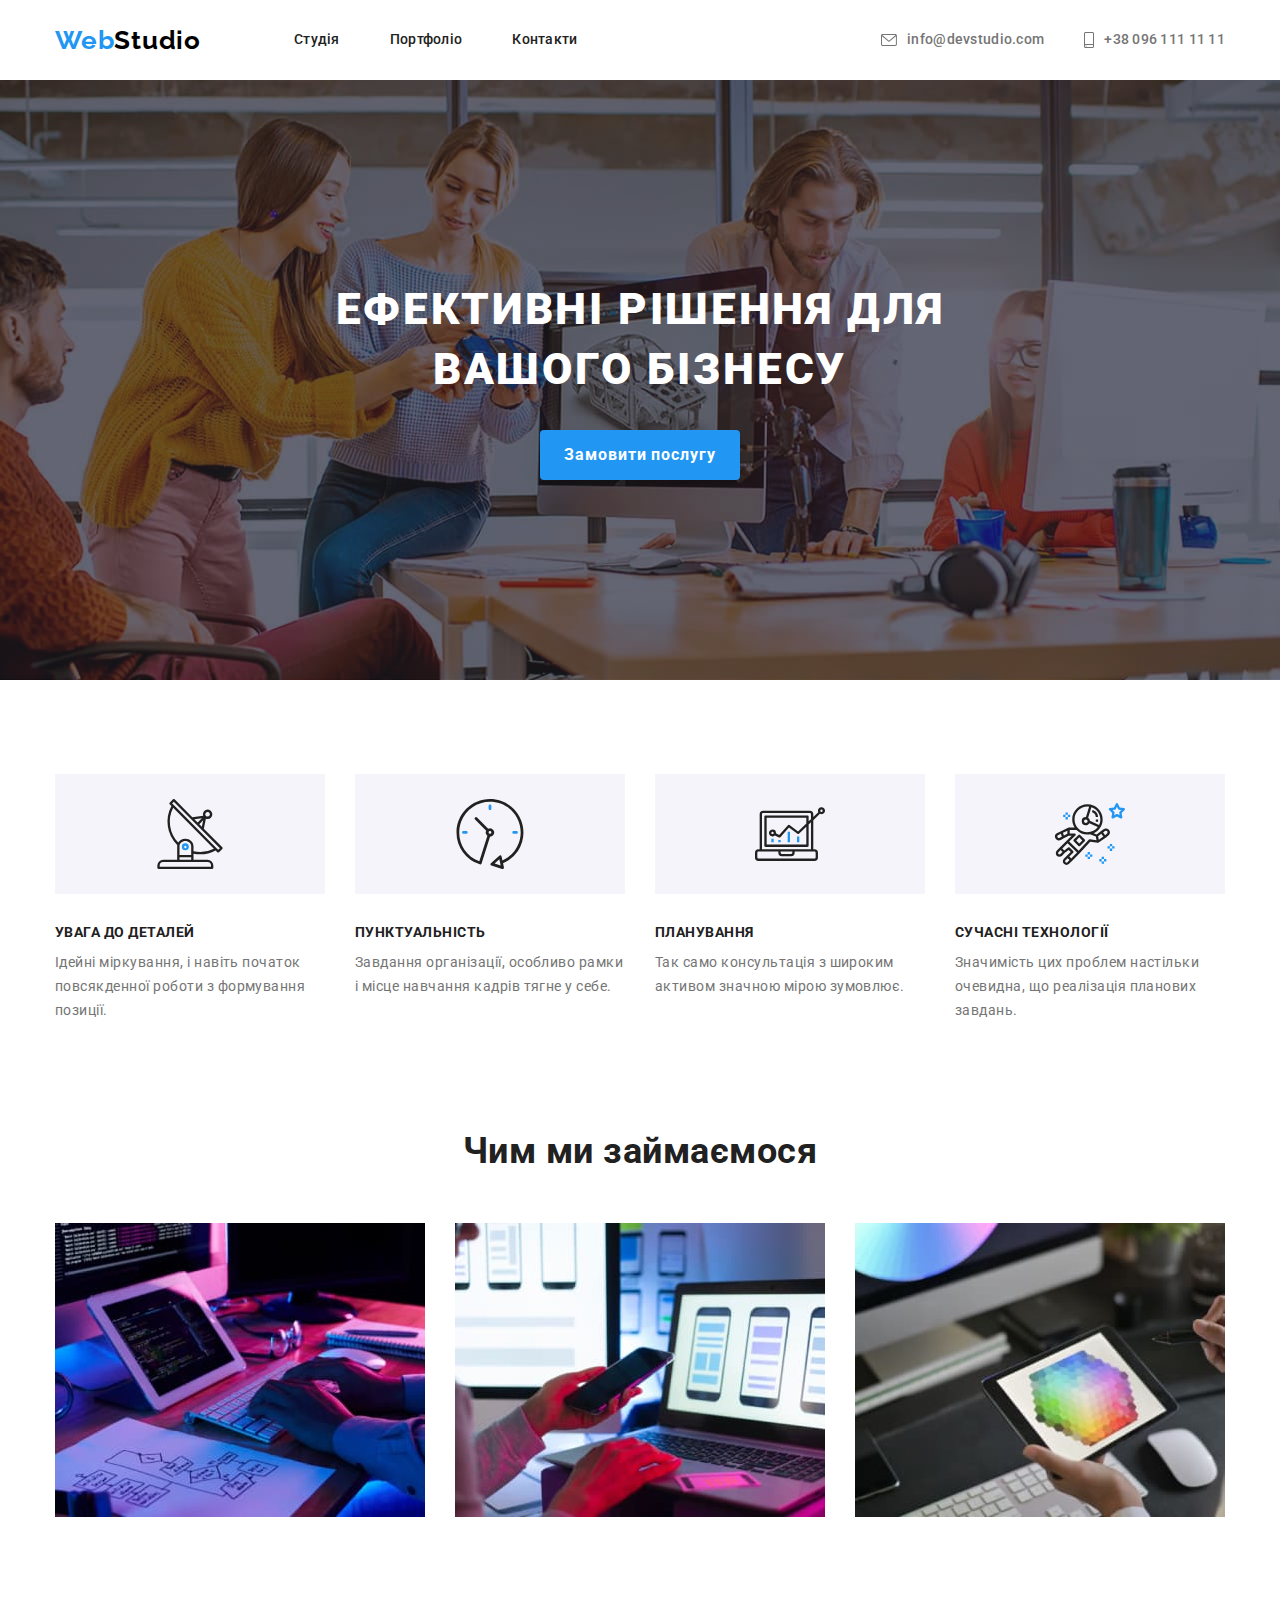
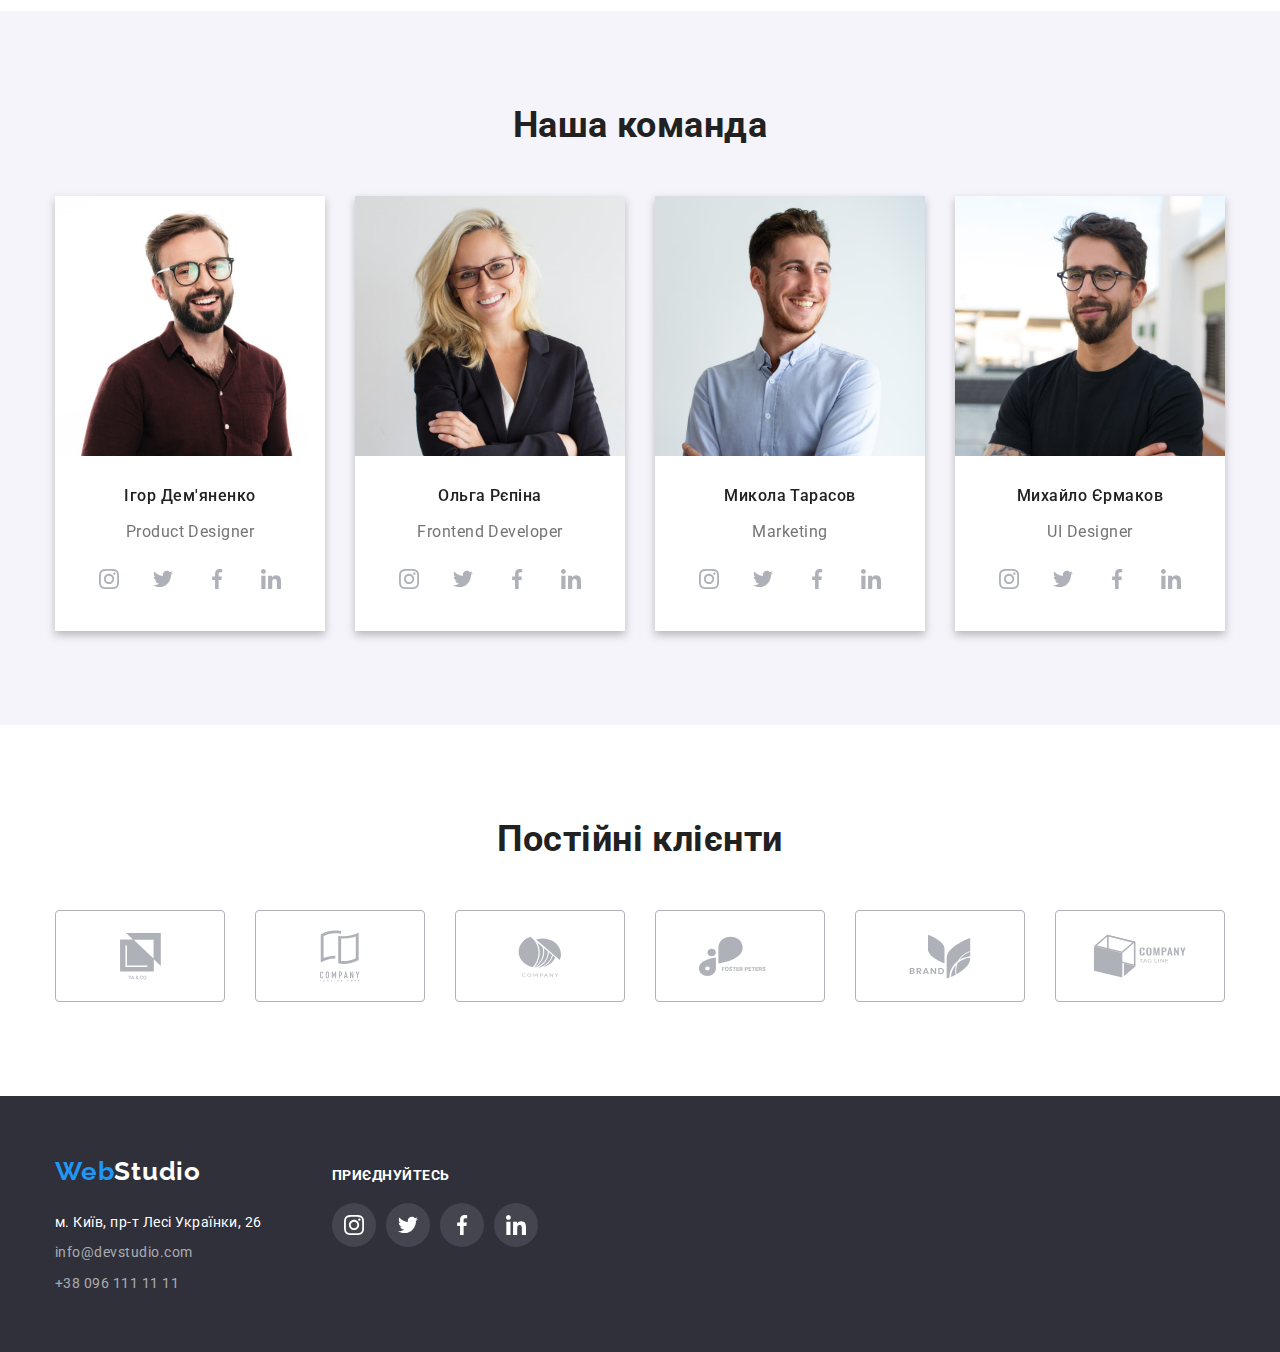
<file: index.html>
<!DOCTYPE html>
<html lang="uk">
  <head>
    <meta charset="UTF-8" />
    <meta http-equiv="X-UA-Compatible" content="IE=edge" />
    <meta name="viewport" content="width=device-width, initial-scale=1.0" />
    <title>webstudio</title>
    <link rel="preconnect" href="https://fonts.googleapis.com" />
    <link rel="preconnect" href="https://fonts.gstatic.com" crossorigin />
    <link
      href="https://fonts.googleapis.com/css2?family=Raleway:wght@700&family=Roboto:wght@400;500;700;900&display=swap"
      rel="stylesheet"
    />
    <link
      rel="stylesheet"
      href="https://cdnjs.cloudflare.com/ajax/libs/modern-normalize/1.1.0/modern-normalize.min.css"
    />
    <link rel="stylesheet" href="./css/styles.css" />
  </head>
  <body>
    <!--header-->
    <header>
      <div class="container header-container">
        <nav class="site-nav-link">
          <a href="./index.html" class="logo">Web<span class="logo-studio">Studio</span></a>
          <ul class="site-nav-list">
            <li class="item"><a href="./index.html" class="nav-studio">Студія</a></li>
            <li class="item"><a href="./portfolio.html" class="nav-page">Портфоліо</a></li>
            <li class="item"><a href="Контакти" class="nav-page">Контакти</a></li>
          </ul>
        </nav>
        <ul class="container-contacts">
          <li class="item">
            <a href="mailto:info@devstudio.com" class="contact-link">
              <svg width="16" height="12" class="icon-contact">
                <use href="./img/icons.svg#icon-envelope"></use>
              </svg>
              info@devstudio.com
            </a>
          </li>
          <li class="item">
            <a href="tel:+380961111111" class="contact-link">
              <svg width="10" height="16" class="icon-contact">
                <use href="./img/icons.svg#icon-smartphone"></use>
              </svg>
              +38 096 111 11 11
            </a>
          </li>
        </ul>
      </div>
    </header>
    <!--main-->
    <main>
      <section class="main">
        <div class="container">
          <h1 class="main-title">
            Ефективні рішення для <br />
            вашого бізнесу
          </h1>
          <button type="button" class="main-button">Замовити послугу</button>
        </div>
      </section>
      <!--features-->
      <section class="section features">
        <div class="container">
          <ul class="features-list">
            <li class="item antenna">
              <h2 class="features-title">УВАГА ДО ДЕТАЛЕЙ</h2>
              <p class="section-text">
                Ідейні міркування, і навіть початок повсякденної роботи з формування позиції.
              </p>
            </li>
            <li class="item clock">
              <h2 class="features-title">ПУНКТУАЛЬНІСТЬ</h2>
              <p class="section-text">
                Завдання організації, особливо рамки і місце навчання кадрів тягне у себе.
              </p>
            </li>
            <li class="item diagram">
              <h2 class="features-title">ПЛАНУВАННЯ</h2>
              <p class="section-text">
                Так само консультація з широким активом значною мірою зумовлює.
              </p>
            </li>
            <li class="item astronaut">
              <h2 class="features-title">СУЧАСНІ ТЕХНОЛОГІЇ</h2>
              <p class="section-text">
                Значимість цих проблем настільки очевидна, що реалізація планових завдань.
              </p>
            </li>
          </ul>
        </div>
      </section>
      <!--What we do-->
      <section class="section">
        <div class="container">
          <h2 class="section-title">Чим ми займаємося</h2>
          <ul class="what-we-do">
            <li class="item">
              <img src="img/box1.jpg" alt="програміст працює за комп'ютером" width="370" />
            </li>
            <li class="item">
              <img src="img/box2.jpg" alt="дизайнер розробляє мобільний додаток" width="370" />
            </li>
            <li class="item">
              <img
                src="img/box3.jpg"
                alt="веб-дизайнер обирає колір графіки у планшеті"
                width="370"
              />
            </li>
          </ul>
        </div>
      </section>
      <!--Our team-->
      <section class="section section-team">
        <div class="container">
          <h2 class="section-title">Наша команда</h2>
          <ul class="team">
            <li class="section-image">
              <img src="img/img.jpg" alt="Дизайнер продукту" width="270" />
              <div class="team-name">
                <h3 class="members-name">Ігор Дем'яненко</h3>
                <p class="section-position">Product Designer</p>
              </div>
              <ul class="team-socials-link">
                <li class="item">
                  <a href="#" class="team-link">
                    <svg class="icons" width="20px" height="20px">
                      <use href="./img/icons.svg#icon-instagram" class="link"></use>
                    </svg>
                  </a>
                </li>
                <li class="item">
                  <a href="#" class="team-link">
                    <svg class="icons" width="20px" height="20px">
                      <use href="./img/icons.svg#icon-twitter" class="link"></use>
                    </svg>
                  </a>
                </li>
                <li class="item">
                  <a href="#" class="team-link">
                    <svg class="icons" width="20px" height="20px">
                      <use href="./img/icons.svg#icon-facebook" class="link"></use>
                    </svg>
                  </a>
                </li>
                <li class="item">
                  <a href="#" class="team-link">
                    <svg class="icons" width="20px" height="20px">
                      <use href="./img/icons.svg#icon-linkedin" class="link"></use>
                    </svg>
                  </a>
                </li>
              </ul>
            </li>
            <li class="section-image">
              <img src="img/img-2.jpg" alt="Розробник інтерфейсу" width="270" />
              <div class="team-name">
                <h3 class="members-name">Ольга Рєпіна</h3>
                <p class="section-position">Frontend Developer</p>
              </div>
              <ul class="team-socials-link">
                <li class="item">
                  <a href="#" class="team-link">
                    <svg class="icons" width="20px" height="20px">
                      <use href="./img/icons.svg#icon-instagram" class="link"></use>
                    </svg>
                  </a>
                </li>
                <li class="item">
                  <a href="#" class="team-link">
                    <svg class="icons" width="20px" height="20px">
                      <use href="./img/icons.svg#icon-twitter" class="link"></use>
                    </svg>
                  </a>
                </li>
                <li class="item">
                  <a href="#" class="team-link">
                    <svg class="icons" width="20px" height="20px">
                      <use href="./img/icons.svg#icon-facebook" class="link"></use>
                    </svg>
                  </a>
                </li>
                <li class="item">
                  <a href="#" class="team-link">
                    <svg class="icons" width="20px" height="20px">
                      <use href="./img/icons.svg#icon-linkedin" class="link"></use>
                    </svg>
                  </a>
                </li>
              </ul>
            </li>
            <li class="section-image">
              <img src="img/img-3.jpg" alt="Відділ маркетингу" width="270" />
              <div class="team-name">
                <h3 class="members-name">Микола Тарасов</h3>
                <p class="section-position">Marketing</p>
              </div>
              <ul class="team-socials-link">
                <li class="item">
                  <a href="#" class="team-link">
                    <svg class="icons" width="20px" height="20px">
                      <use href="./img/icons.svg#icon-instagram" class="link"></use>
                    </svg>
                  </a>
                </li>
                <li class="item">
                  <a href="#" class="team-link">
                    <svg class="icons" width="20px" height="20px">
                      <use href="./img/icons.svg#icon-twitter" class="link"></use>
                    </svg>
                  </a>
                </li>
                <li class="item">
                  <a href="#" class="team-link">
                    <svg class="icons" width="20px" height="20px">
                      <use href="./img/icons.svg#icon-facebook" class="link"></use>
                    </svg>
                  </a>
                </li>
                <li class="item">
                  <a href="#" class="team-link">
                    <svg class="icons" width="20px" height="20px">
                      <use href="./img/icons.svg#icon-linkedin" class="link"></use>
                    </svg>
                  </a>
                </li>
              </ul>
            </li>
            <li class="section-image">
              <img src="img/img-4.jpg" alt="Дизайнер інтерфейсу користувача" width="270" />
              <div class="team-name">
                <h3 class="members-name">Михайло Єрмаков</h3>
                <p class="section-position">UI Designer</p>
              </div>
              <ul class="team-socials-link">
                <li class="item">
                  <a href="#" class="team-link">
                    <svg class="icons" width="20px" height="20px">
                      <use href="./img/icons.svg#icon-instagram" class="link"></use>
                    </svg>
                  </a>
                </li>
                <li class="item">
                  <a href="#" class="team-link">
                    <svg class="icons" width="20px" height="20px">
                      <use href="./img/icons.svg#icon-twitter" class="link"></use>
                    </svg>
                  </a>
                </li>
                <li class="item">
                  <a href="#" class="team-link">
                    <svg class="icons" width="20px" height="20px">
                      <use href="./img/icons.svg#icon-facebook" class="link"></use>
                    </svg>
                  </a>
                </li>
                <li class="item">
                  <a href="#" class="team-link">
                    <svg class="icons" width="20px" height="20px">
                      <use href="./img/icons.svg#icon-linkedin" class="link"></use>
                    </svg>
                  </a>
                </li>
              </ul>
            </li>
          </ul>
        </div>
      </section>
      <!-- customers -->
      <section class="section">
        <div class="container">
          <h2 class="section-title">Постійні клієнти</h2>
          <ul class="customers">
            <li class="item">
              <a href="#" class="customers-link">
                <svg class="icon-customers" width="41px" height="46.7px">
                  <use href="./img/icons.svg#icon-logo-1" class="icon"></use></svg
              ></a>
            </li>
            <li class="item">
              <a href="#" class="customers-link"
                ><svg class="icon-customers" width="40px" height="52px">
                  <use href="./img/icons.svg#icon-logo-2" class="icon"></use></svg
              ></a>
            </li>
            <li class="item">
              <a href="#" class="customers-link"
                ><svg class="icon-customers" width="43.46px" height="41.18px">
                  <use href="./img/icons.svg#icon-logo-3" class="icon"></use></svg
              ></a>
            </li>
            <li class="item">
              <a href="#" class="customers-link"
                ><svg class="icon-customers" width="84.44px" height="40.62px">
                  <use href="./img/icons.svg#icon-logo-4" class="icon"></use></svg
              ></a>
            </li>
            <li class="item">
              <a href="#" class="customers-link"
                ><svg class="icon-customers" width="62.54px" height="45.43px">
                  <use href="./img/icons.svg#icon-logo-5" class="icon"></use></svg
              ></a>
            </li>
            <li class="item">
              <a href="" class="customers-link"
                ><svg class="icon-customers" width="93.79px" height="43.93px">
                  <use href="./img/icons.svg#icon-logo-6" class="icon"></use></svg
              ></a>
            </li>
          </ul>
        </div>
      </section>
    </main>
    <!--footer-->
    <footer class="footer">
      <div class="container footer-box">
        <div class="logo-adress">
          <h3 class="footer-title">
            <a href="./index.html" class="logo-footer"
              >Web<span class="logo-studiof">Studio</span></a
            >
          </h3>
          <address>
            <p class="footer-adress">м. Київ, пр-т Лесі Українки, 26</p>
            <ul class="footer-contacts">
              <li class="item">
                <a href="mailto:info@devstudio.com" class="footer-info">info@devstudio.com</a>
              </li>
              <li class="item">
                <a href="tel:+380961111111" class="footer-info">+38 096 111 11 11</a>
              </li>
            </ul>
          </address>
        </div>
        <div>
          <h3 class="join">Приєднуйтесь</h3>
          <ul class="footer-list">
            <li class="item">
              <a href="#" class="footer-link">
                <svg width="20px" height="20px" class="icon">
                  <use href="./img/icons.svg#icon-instagram"></use>
                </svg>
              </a>
            </li>
            <li class="item">
              <a href="#" class="footer-link">
                <svg width="20px" height="20px" class="icon">
                  <use href="./img/icons.svg#icon-twitter"></use>
                </svg>
              </a>
            </li>
            <li class="item">
              <a href="#" class="footer-link">
                <svg width="20px" height="20px" class="icon">
                  <use href="./img/icons.svg#icon-facebook"></use>
                </svg>
              </a>
            </li>
            <li class="item">
              <a href="#" class="footer-link">
                <svg width="20px" height="20px" class="icon">
                  <use href="./img/icons.svg#icon-linkedin"></use>
                </svg>
              </a>
            </li>
          </ul>
        </div>
      </div>
    </footer>
  </body>
</html>
</file>
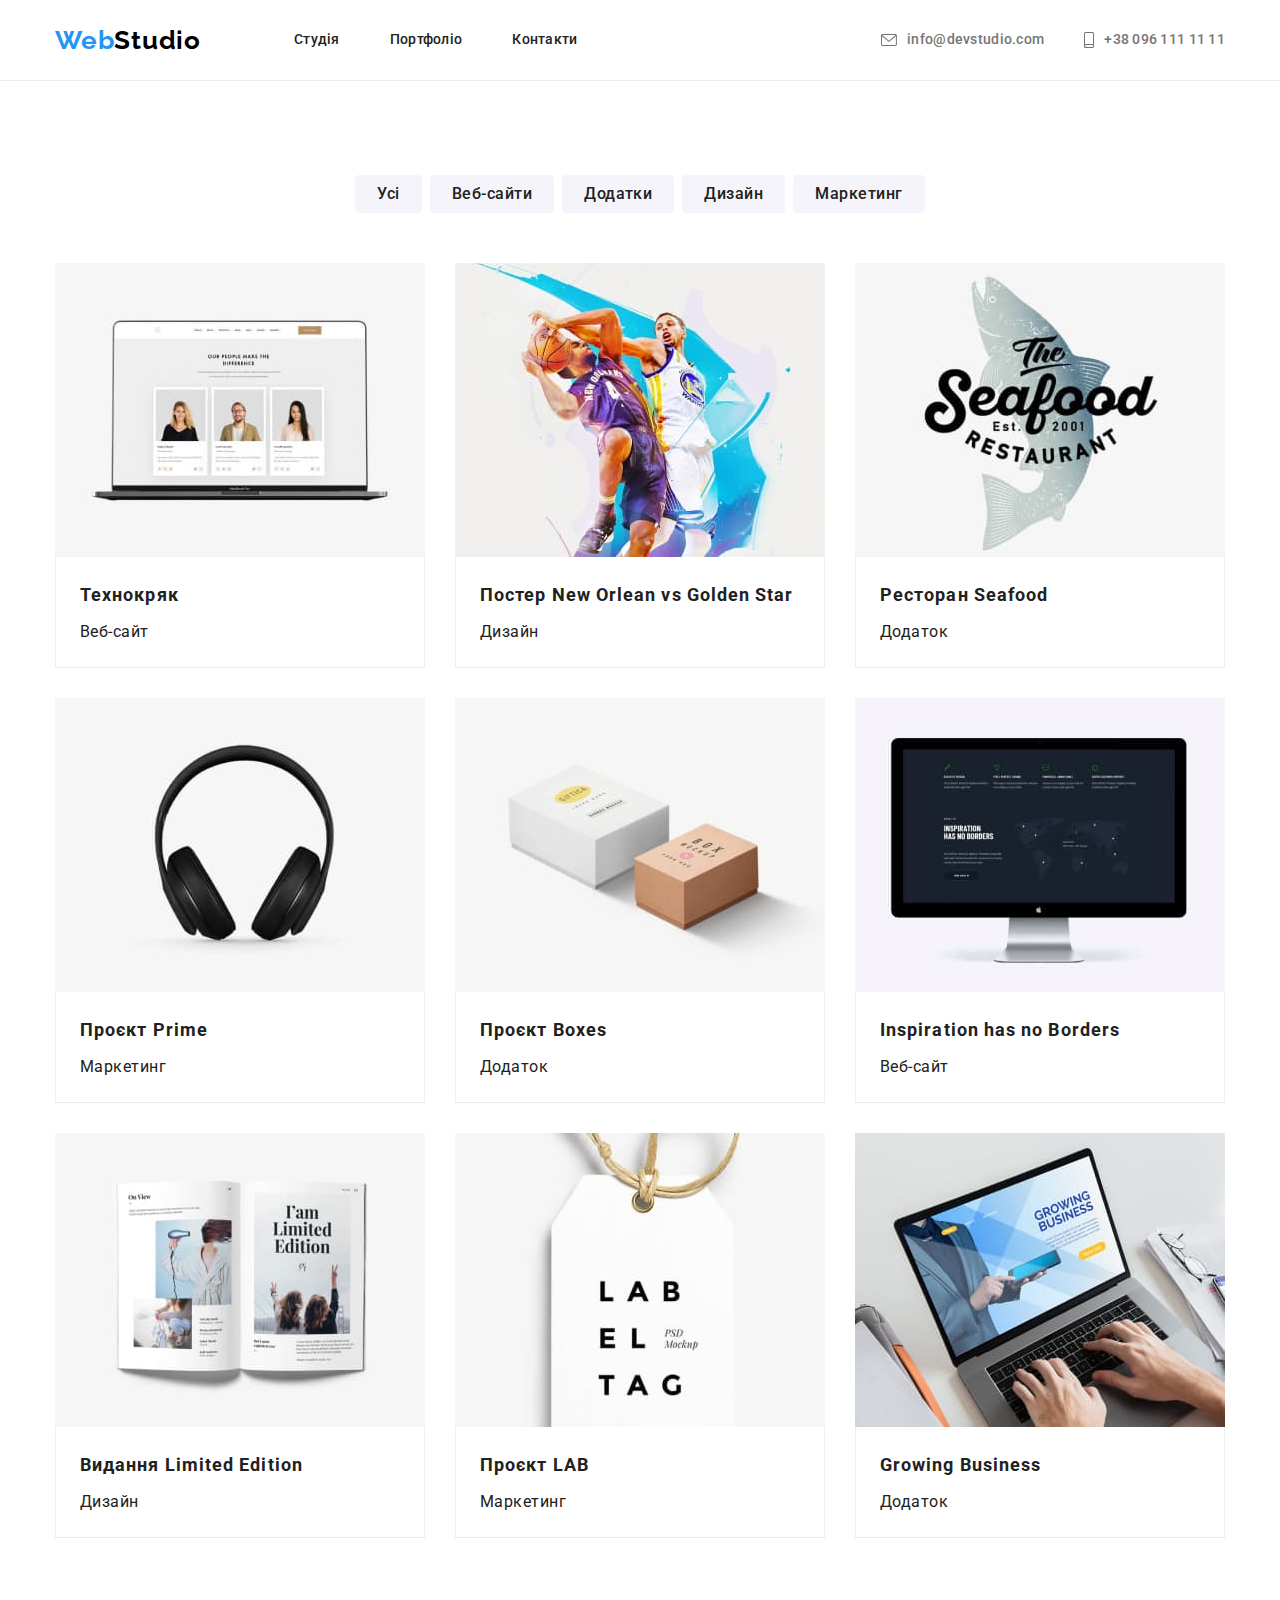
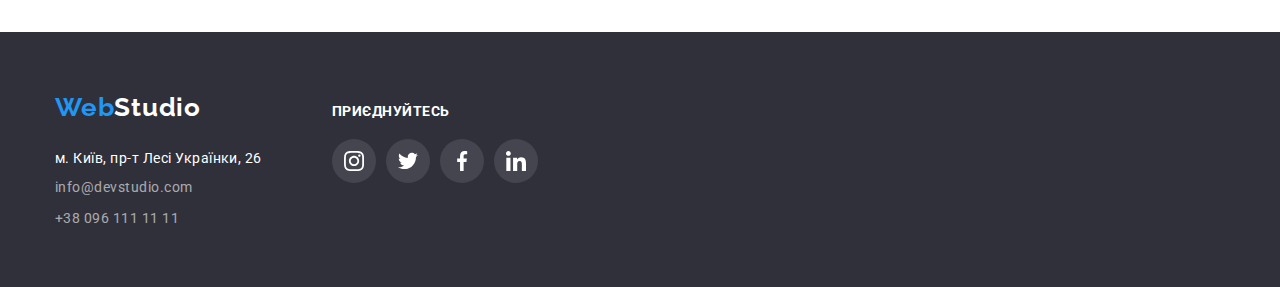
<file: portfolio.html>
<!DOCTYPE html>
<html lang="uk">
  <head>
    <meta charset="UTF-8" />
    <meta http-equiv="X-UA-Compatible" content="IE=edge" />
    <meta name="viewport" content="width=device-width, initial-scale=1.0" />
    <title>portfolio</title>
    <link
      href="https://fonts.googleapis.com/css2?family=Raleway:wght@700&family=Roboto:wght@400;500;700;900&display=swap"
      rel="stylesheet"
    />
    <link
      rel="stylesheet"
      href="https://cdnjs.cloudflare.com/ajax/libs/modern-normalize/1.1.0/modern-normalize.min.css"
    />
    <link rel="stylesheet" href="./css/styles.css" />
  </head>
  <body>
    <header class="header-portfolio">
      <div class="container portfolio">
        <nav class="site-nav-link">
          <a href="./index.html" class="logo">Web<span class="logo-studio">Studio</span></a>
          <ul class="site-nav-list">
            <li class="item"><a href="./index.html" class="nav-page">Студія</a></li>
            <li class="item"><a href="./portfolio.html" class="nav-studio">Портфоліо</a></li>
            <li class="item"><a href="Контакти" class="nav-page">Контакти</a></li>
          </ul>
        </nav>
        <ul class="container-contacts">
          <li class="item">
            <a href="mailto:info@devstudio.com" class="contact-link">
              <svg width="16" height="12" class="icon-contact">
                <use href="./img/icons.svg#icon-envelope"></use>
              </svg>
              info@devstudio.com
            </a>
          </li>
          <li class="item">
            <a href="tel:+380961111111" class="contact-link">
              <svg width="10" height="16" class="icon-contact">
                <use href="./img/icons.svg#icon-smartphone"></use>
              </svg>
              +38 096 111 11 11
            </a>
          </li>
        </ul>
      </div>
    </header>
    <section class="section">
      <div class="container">
        <ul class="button-flex">
          <li class="item">
            <button type="button" class="button-portfolio">Усі</button>
          </li>
          <li class="item">
            <button type="button" class="button-portfolio">Веб-сайти</button>
          </li>
          <li class="item">
            <button type="button" class="button-portfolio">Додатки</button>
          </li>
          <li class="item">
            <button type="button" class="button-portfolio">Дизайн</button>
          </li>
          <li class="item">
            <button type="button" class="button-portfolio">Маркетинг</button>
          </li>
        </ul>
      </div>
      <div class="container">
        <ul class="projects">
          <li class="item">
            <div class="projects-card">
              <img src="./img/portfolio1.jpg" alt="веб-сайт" width="370" />
              <div class="portfolio-card">
                <h2 class="section-project">Технокряк</h2>
                <p class="project-text">Веб-сайт</p>
              </div>
            </div>
          </li>
          <li class="item">
            <div class="projects-card">
              <img src="./img/portfolio2.jpg" alt="постер з баскетболістами" width="370" />
            <div class="portfolio-card">
              <h2 class="section-project">Постер New Orlean vs Golden Star</h2>
              <p class="project-text">Дизайн</p>
            </div>
            </div>
          </li>
          <li class="item">
            <div class="projects-card">
              <img src="./img/portfolio3.jpg" alt="емблема ресторану" width="370" />
            <div class="portfolio-card">
              <h2 class="section-project">Ресторан Seafood</h2>
              <p class="project-text">Додаток</p>
            </div>
            </div>
          </li>
          <li class="item">
            <div class="projects-card">
              <img src="./img/portfolio4.jpg" alt="чорні навушники" width="370" />
            <div class="portfolio-card">
              <h2 class="section-project">Проєкт Prime</h2>
              <p class="project-text">Маркетинг</p>
            </div>
            </div>
          </li>
          <li class="item">
            <div class="projects-card">
              <img src="./img/portfolio5.jpg" alt="дві коробки" width="370" />
            <div class="portfolio-card">
              <h2 class="section-project">Проєкт Boxes</h2>
              <p class="project-text">Додаток</p>
            </div>
            </div>
          </li>
          <li class="item">
            <div class="projects-card">
              <img src="./img/portfolio6.jpg" alt="монітор комп'ютера" width="370" />
            <div class="portfolio-card">
              <h2 class="section-project">Inspiration has no Borders</h2>
              <p class="project-text">Веб-сайт</p>
            </div>
            </div>
          </li>
          <li class="item">
            <div class="projects-card">
              <img src="./img/portfolio7.jpg" alt="розгорнутий журнал" width="370" />
            <div class="portfolio-card">
              <h2 class="section-project">Видання Limited Edition</h2>
              <p class="project-text">Дизайн</p>
            </div>
            </div>
          </li>
          <li class="item">
            <div class="projects-card">
              <img src="./img/portfolio8.jpg" alt="бірка з надписом label tag" width="370" />
            <div class="portfolio-card">
              <h2 class="section-project">Проєкт LAB</h2>
              <p class="project-text">Маркетинг</p>
            </div>
            </div>
          </li>
          <li class="item">
            <div class="projects-card">
              <img src="./img/portfolio9.jpg" alt="руки працюють на ноутбуці" width="370" />
            <div class="portfolio-card">
              <h2 class="section-project">Growing Business</h2>
              <p class="project-text">Додаток</p>
            </div>
            </div>
            
          </li>
        </ul>
      </div>
    </section>
    <!--footer-->
    <footer class="footer">
      <div class="container footer-box">
        <div class="logo-adress">
          <h3 class="footer-title">
            <a href="./index.html" class="logo-footer"
              >Web<span class="logo-studiof">Studio</span></a
            >
          </h3>
          <address>
            <p class="footer-adress">м. Київ, пр-т Лесі Українки, 26</p>
            <ul class="footer-contacts">
              <li class="item">
                <a href="mailto:info@devstudio.com" class="footer-info">info@devstudio.com</a>
              </li>
              <li class="item">
                <a href="tel:+380961111111" class="footer-info">+38 096 111 11 11</a>
              </li>
            </ul>
          </address>
        </div>
        <div>
          <h3 class="join">Приєднуйтесь</h3>
          <ul class="footer-list">
            <li class="item">
              <a href="#" class="footer-link">
                <svg width="20px" height="20px" class="icon">
                  <use href="./img/icons.svg#icon-instagram"></use>
                </svg>
              </a>
            </li>
            <li class="item">
              <a href="#" class="footer-link">
                <svg width="20px" height="20px" class="icon">
                  <use href="./img/icons.svg#icon-twitter"></use>
                </svg>
              </a>
            </li>
            <li class="item">
              <a href="#" class="footer-link">
                <svg width="20px" height="20px" class="icon">
                  <use href="./img/icons.svg#icon-facebook"></use>
                </svg>
              </a>
            </li>
            <li class="item">
              <a href="#" class="footer-link">
                <svg width="20px" height="20px" class="icon">
                  <use href="./img/icons.svg#icon-linkedin"></use>
                </svg>
              </a>
            </li>
          </ul>
        </div>
      </div>
    </footer>
  </body>
</html>
</file>
<file: css/styles.css>
:root {
  --color-logo: #000000;
  --color-text-primary: #212121;
  --color-text-secondary: #757575;
  --color-akcent: #2196f3;
  --color-text-footer: #ffffff99;
  --background-color-primary: #ffffff;
  --background-color-secondary: #f5f4fa;
  --background-color-akcent: #2f303a;
  --background-color-akcent-secondary: #188ce8;
  --header-border-color: #ececec;
  --border-color: #eeeeee;
  --icon-color: #afb1b8;
}
body {
  color: var(--color-text-primary);
  background-color: var(--background-color-primary);
  font-family: Roboto, sans-serif;
  letter-spacing: 0.03em;
}
h1,
h2,
h3,
h4,
h5,
h6,
p {
  margin-top: 0;
}
a {
  text-decoration: none;
  color: inherit;
}
ul {
  list-style: none;
  margin: 0;
  padding-left: 0;
}
img {
  display: block;
  max-width: 100%;
  height: auto;
}
.container {
  width: 1200px;
  margin-left: auto;
  margin-right: auto;
  padding-left: 15px;
  padding-right: 15px;
}
.section {
  padding-top: 94px;
  padding-bottom: 94px;
}
/* header container */
.container.header-container {
  display: flex;
  justify-content: space-between;
}
/*header*/
.logo {
  color: var(--color-akcent);
}
.logo-studio {
  color: var(--color-logo);
}
.logo,
.logo-studio {
  font-family: Raleway, sans-serif;
  font-weight: 700;
  font-size: 26px;
  line-height: 1.19;
  letter-spacing: 0.03em;
}
.logo-studio {
  margin-right: 93px;
}
/* contacts */
.container-contacts {
  display: flex;
}
.container-contacts .item + .item {
  margin-left: 40px;
}
.contact-link {
  display: flex;
  align-items: center;
  padding-top: 32px;
  padding-bottom: 32px;

  color: var(--color-text-secondary);

  font-weight: 500;
  font-size: 14px;
  line-height: 1.14;
  letter-spacing: 0.02em;
}
.contact-link:hover {
  color: var(--color-akcent);
}
.contact-link:focus {
  color: var(--color-akcent);
}
.icon-contact {
  margin-right: 10px;
  fill: currentColor;
}

/* site nav */
.site-nav-list {
  display: flex;
}
.site-nav-list .item:not(:last-child) {
  margin-right: 50px;
}
.site-nav-link {
  display: flex;
  align-items: center;

  font-weight: 500;
  font-size: 14px;
  line-height: 1.14;
  letter-spacing: 0.02em;
}
.nav-studio,
.nav-page {
  display: block;
  padding-top: 32px;
  padding-bottom: 32px;

  color: var(--color-text-primary);
}
.nav-studio:hover,
.nav-studio:focus {
  color: var(--color-akcent);
}
.nav-page:hover,
.nav-page:focus {
  color: var(--color-akcent);
}
.nav-studio:visited {
  color: var(--color-akcent);
}
/* main */
.main {
  display: block;
  max-width: 1600px;
  background-color: var(--background-color-akcent);
  margin-right: auto;
  margin-left: auto;
  text-align: center;
  padding-top: 200px;
  padding-bottom: 200px;
  background-image: url(../img/background.jpg);
  background-image: linear-gradient(to right, rgba(47, 48, 58, 0.4), rgba(47, 48, 58, 0.4)),
  url(../img/background.jpg);
  background-size: cover;
  background-repeat: no-repeat;
  background-position: center;
}
.main-title {
  margin-bottom: 30px;
  color: var(--background-color-primary);

  font-weight: 900;
  font-size: 44px;
  line-height: 1.36;
  letter-spacing: 0.06em;
  text-transform: uppercase;
}
.main-button {
  display: inline-block;

  color: var(--background-color-primary);
  background-color: var(--color-akcent);
  box-shadow: 0px 4px 4px rgba(0, 0, 0, 0.15);
  border: none;
  border-radius: 4px;
  padding: 10px 24px;
  cursor: pointer;

  font-family: inherit;
  font-weight: 700;
  font-size: 16px;
  line-height: 1.87;
  letter-spacing: 0.06em;
}
.main-button:hover,
.main-button:focus {
  background-color: var(--background-color-akcent-secondary);
}

/*features*/
.section.features {
  padding-bottom: 0;
}
.features-title {
  font-size: 14px;
  line-height: 16px;
  text-transform: uppercase;
}
.section-text {
  color: var(--color-text-secondary);
  font-size: 14px;
  line-height: 1.71;
}
.features-list {
  display: flex;
}
.features-list .item {
  flex-basis: calc((100% - 90px) / 4);
}
.features-list .item:not(:last-child) {
  margin-right: 30px;
}
.features-list .item::before {
  display: block;
  content: '';
  height: 120px;
  background-color: var(--background-color-secondary);
  margin-bottom: 30px;
  background-repeat: no-repeat;
  background-position: center;
}
.item.antenna::before {
  background-image: url(../img/antenna.svg);
}
.item.clock::before {
  background-image: url(../img/clock.svg);
}
.item.diagram::before {
  background-image: url(../img/diagram.svg);
}
.item.astronaut::before {
  background-image: url(../img/astronaut.svg);
}

/* what we do */
.section-title {
  margin-bottom: 50px;
  color: var(--color-text-primary);
  font-size: 36px;
  line-height: 1.16;
  text-align: center;
}
.what-we-do {
  display: flex;
}
.what-we-do .item {
  margin-right: 30px;
}
.what-we-do .item:nth-child(3n) {
  margin-right: 0;
}
/* our team */
.section.section-team {
  background-color: var(--background-color-secondary);
  display: block;
  margin-right: auto;
  margin-left: auto;
}
.team {
  display: flex;
}
.section-image {
  background-color: var(--background-color-primary);
  filter: drop-shadow(0px 4px 4px rgba(0, 0, 0, 0.25));
}
.team .section-image {
  margin-right: 30px;
}
.team .section-image:nth-child(4n) {
  margin-right: 0;
}
.team-name {
  padding-top: 30px;
  padding-bottom: 16px;
}
.members-name {
  color: var(--color-text-primary);
  font-weight: 500;
  font-size: 16px;
  line-height: 1.19;
  text-align: center;
}
.section-position {
  margin-bottom: 0;
  color: var(--color-text-secondary);
  font-size: 16px;
  line-height: 1.19;
  text-align: center;
}
.team-socials-link {
  display: flex;
  justify-content: center;
  margin-bottom: 30px;
}
.team-socials-link .item {
  width: 44px;
  height: 44px;
}
.team-socials-link .item:not(:last-child) {
    margin-right: 10px;
} 
.team-link {
  display: flex;
  justify-content: center;
  align-items: center;
  width: 100%;
  height: 100%;
  fill: var(--icon-color);
}
.team-link:hover {
  background-color: var(--color-akcent);
  border-radius: 50%;
  cursor: pointer;
  fill: var(--background-color-primary);
}
.team-link:focus {
  background-color: var(--color-akcent);
  border-radius: 50%;
  fill: var(--background-color-primary);
  }

/* customers */
.customers {
  display: flex;
}
.customers .item {
  width: 170px;
  height: 92px;
}
.customers .item:not(:last-child) {
  margin-right: 30px;
}
.customers-link {
  display: flex;
  justify-content: center;
  align-items: center;
  border: 1px solid var(--icon-color);
  border-radius: 4px;
  fill: var(--icon-color);
  width: 100%;
  height: 100%;
}
.customers-link:hover {
  color: var(--color-akcent);
  border: 1px solid var(--color-akcent);
  border-radius: 4px;
  cursor: pointer;
  fill: currentColor;
}
.customers-link:focus {
  color: var(--color-akcent);
  border: 1px solid var(--color-akcent);
  border-radius: 4px;
  cursor: pointer;
  fill: currentColor;
}

/* portfolio */
.header-portfolio {
  border-bottom: 1px solid var(--header-border-color);
}
.container.portfolio {
  display: flex;
  justify-content: space-between;
}
.button-flex {
  display: flex;
  margin-bottom: 50px;
  justify-content: center;
}
.button-portfolio {
  padding: 6px 22px;
  color: var(--color-text-primary);
  background-color: var(--background-color-secondary);
  font-family: inherit;
  border: none;
  border-radius: 4px;
  font-weight: 500;
  font-size: 16px;
  line-height: 1.62;
  letter-spacing: 0.03em;
  cursor: pointer;
}
.button-portfolio:hover,
.button-portfolio:focus {
  color: var(--background-color-primary);
  background-color: var(--color-akcent);
  filter: drop-shadow(0px 4px 4px rgba(0, 0, 0, 0.25));
}
.button-flex .item:not(:last-child) {
  margin-right: 8px;
}
.projects {
  display: flex;
  flex-wrap: wrap;
}
.projects-card:hover {
  box-shadow: 0px 1px 3px rgba(0, 0, 0, 0.12), 0px 1px 1px rgba(0, 0, 0, 0.14), 0px 2px 1px rgba(0, 0, 0, 0.2);
}
.projects .item {
  flex-basis: calc((100% - 60px) / 3);
  margin-right: 30px;
  margin-bottom: 30px;
}
.projects .item:nth-child(3n) {
  margin-right: 0;
}
.projects .item:nth-last-child(-n + 3) {
  margin-bottom: 0;
}
.section-project {
  margin-bottom: 4px;
  font-size: 18px;
  line-height: 2;
  letter-spacing: 0.06em;
}
.project-text {
  font-size: 16px;
  line-height: 1.87;
  letter-spacing: 0.03em;
  margin-bottom: 0;
}
.portfolio-card {
  border: 1px solid var(--border-color);
  border-top: 0;
  padding: 20px 24px;
}
/* footer */
.footer {
  display: block;
  background-color: var(--background-color-akcent);
  margin-right: auto;
  margin-left: auto;
  padding: 60px 0px;
}
.logo-adress {
  margin-right: 70px;
}
.logo-footer {
  color: var(--color-akcent);
}
.logo-studiof {
  color: var(--background-color-primary);
}
.logo-footer,
.logo-studiof {
  font-family: Raleway, sans-serif;
  font-weight: 700;
  font-size: 26px;
  line-height: 1.19;
  letter-spacing: 0.03em;
}
.footer-title {
  margin-bottom: 28px;
}
.footer-adress {
  color: var(--background-color-primary);
  font-style: normal;
  font-size: 14px;
  line-height: 1.14;
  margin-bottom: 12px;
}
.footer-info {
  color: var(--color-text-footer);
  font-style: normal;
  font-weight: 400;
  font-size: 14px;
  line-height: 1.14;
}
.footer-info:hover,
.footer-info:focus {
  color: var(--color-akcent);
}
.footer-contacts .item:nth-last-child(2) {
  margin-bottom: 12px;
}
.join {
  display: flex;
  justify-content: flex-start;
  font-size: 14px;
  line-height: 16px;
  text-transform: uppercase;
  color: var(--background-color-primary);
  margin-bottom: 20px;
}
.footer-list .item {
  width: 44px;
  height: 44px;
}
.footer-list {
  display: flex;
  justify-content: center;
}
.footer-list .item:not(:last-child) {
  margin-right: 10px;
}
.footer-link {
  display: flex;
  justify-content: center;
  align-items: center;
  width: 100%;
  height: 100%;
  border-radius: 50%;
  background-color: rgba(255, 255, 255, 0.1);
  color: var(--background-color-primary);
}
.footer-list .icon {
  fill: currentColor;
}
.footer-link:hover {
  background-color: var(--color-akcent);
  border-radius: 50%;
  cursor: pointer;
}
.footer-link:focus {
  background-color: var(--color-akcent);
  border-radius: 50%;
}
.container.footer-box {
  display: flex;
  align-items: baseline;
}
</file>
